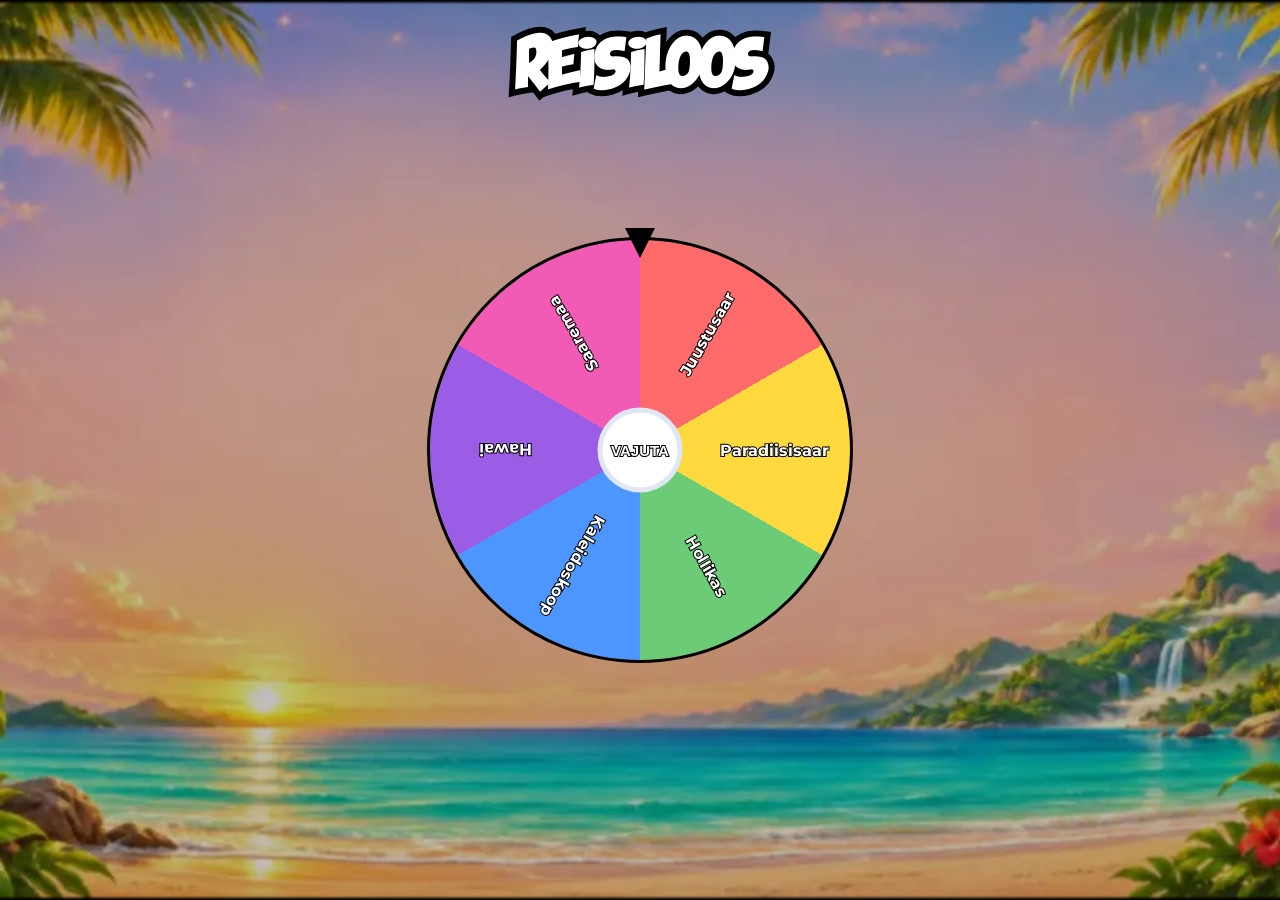
<file: index.html>
<!DOCTYPE html>
<html lang="en">
<head>
    <meta charset="UTF-8">
    <meta name="viewport" content="width=device-width, initial-scale=1.0">
    <title>Reisibüroo</title>
    <link rel="stylesheet" href="style.css">
    <script src="app.js" defer></script>
</head>
<body class="wheel-body">
    <main class="page">
        <h1 class="island-title">Reisiloos</h1>

        <div class="wheel-container">
            <div class="pointer"></div>

            <div class="wheel" id="wheel">
                <div class="option option-1">Juustusaar</div>
                <div class="option option-2">Paradiisisaar</div>
                <div class="option option-3">Hollikas</div>
                <div class="option option-4">Kaleidoskoop</div>
                <div class="option option-5">Hawai</div>
                <div class="option option-6">Saaremaa</div>
            </div>

            <button class="center-circle" id="spinButton">
                VAJUTA
            </button>
        </div>
    </main>
</body>
</html>
</file>
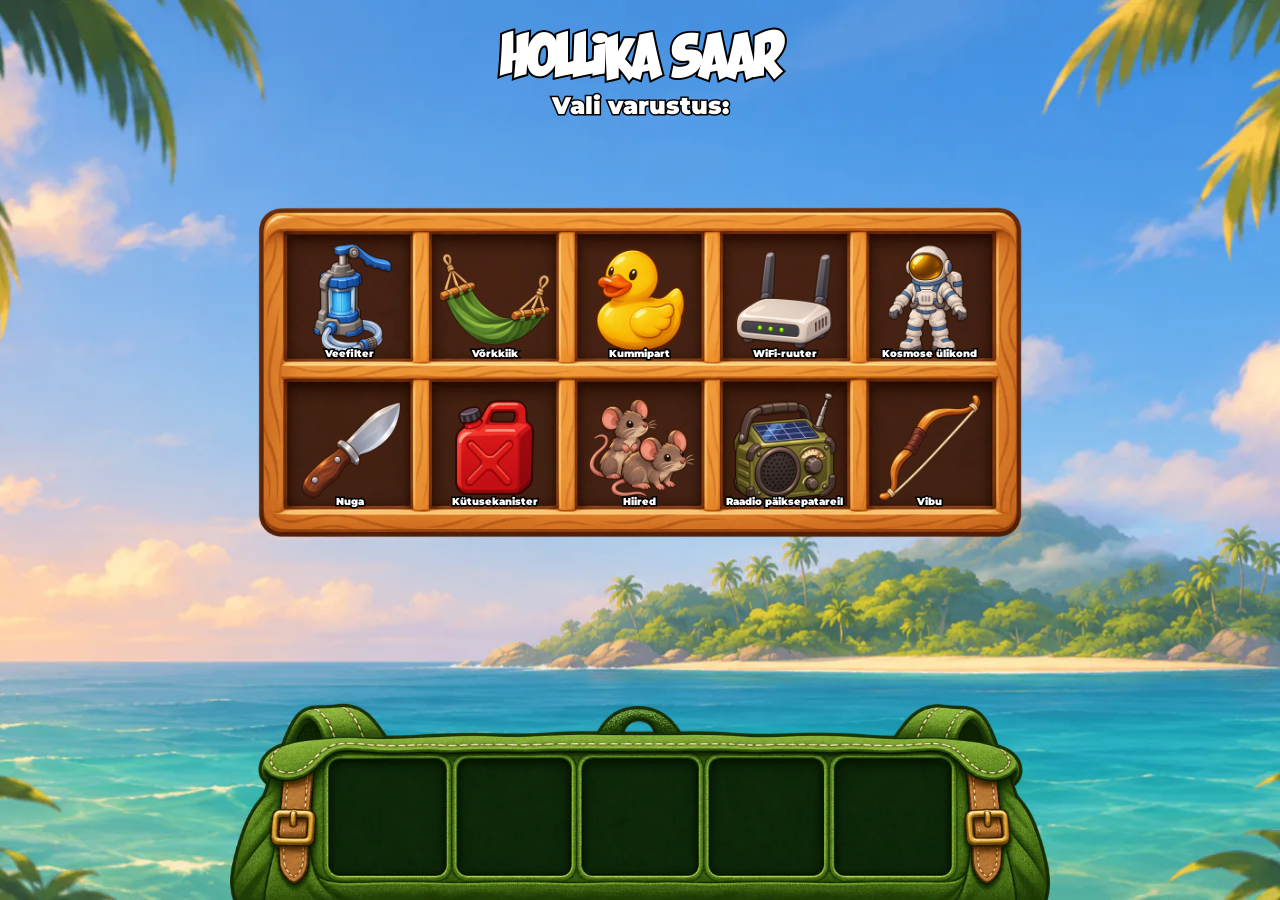
<file: backpack.html>
<!DOCTYPE html>
<html lang="et">
<head>
    <link rel="stylesheet" href="style.css">
    <meta charset="UTF-8">
    <meta name="viewport" content="width=device-width, initial-scale=1.0">
    <title>Vali varustus – Hollika saar</title>
    <script type="module" src="backpack.js"></script>
</head>
<body class="backpack-body">
    <header class="backpack-header">
        <h1 class="island-title">Hollika saar</h1>
        <p>Vali varustus:</p>
        <button class="backpack-next" type="button">
            <img src="img/NextButton.png" alt="Edasi" width="296" height="165">
        </button>
    </header>

    <main class="backpack-main">
        <section class="backpack-storage">
            <img class="backpack-storage-image" src="img/backpackStorage.webp" alt="" width="1864" height="844">
            <ul class="backpack-storage-slots">
                <li></li>
                <li></li>
                <li></li>
                <li></li>
                <li></li>
                <li></li>
                <li></li>
                <li></li>
                <li></li>
                <li></li>
            </ul>
        </section>
    </main>

    <footer class="backpack-hotbar">
        <ul class="backpack-container">
            <li></li>
            <li></li>
            <li></li>
            <li></li>
            <li></li>
        </ul>
    </footer>
</body>
</html>
</file>
<file: style.css>
@import url('https://fonts.googleapis.com/css2?family=Montserrat:wght@400;900&display=swap');

@font-face {
  font-family: 'Ka Blam';
  src: url('fonts/Ka Blam.ttf') format('truetype');
  font-display: swap;
}

body {
  margin: 0;
  font-family: 'Montserrat', sans-serif;
  color: #fff;
  text-align: center;
  -webkit-text-stroke: 2px #010101;
  paint-order: stroke fill;
}
.scene-hollikas {
  --desktop-image: url('img/hollikas.png');
  --mobile-image: url('img/hollikas-mobile.png');
}

.scene-juustusaar-koju {
  --desktop-image: url('img/juustusaar-koju.png');
  --mobile-image: url('img/juustusaar-koju-mobile.png');
}

.scene-juustusaar-kosmos {
  --desktop-image: url('img/juustusaar-kosmos.png');
  --mobile-image: url('img/juustusaar-kosmos-mobile.jpg');
}

.scene-paradiisisaar_dead {
  --desktop-image: url('img/paradiisisaar_dead-mobile.png');
  --mobile-image: url('img/paradiisisaar_dead-mobile.png');
}
.scene-juustusaar-surm {
  --desktop-image: url('img/juustusaar-surm.png');
  --mobile-image: url('img/juustusaar-surm-mobile.png');
}

.scene-paradiisisaar_dead {
  --desktop-image: url('img/paradiisisaar_dead-mobile.png');
  --mobile-image: url('img/paradiisisaar_dead-mobile.png');
}
.scene-paradiisisaar_alive {
  --desktop-image: url('img/paradiisisaar_alive.avif');
  --mobile-image: url('img/paradiisisaar_alive-mobile.avif');
}

.scene-kaleidoskoop {
  --desktop-image: url('img/kaleidoskoop.avif');
  --mobile-image: url('img/kaleidoskoop-mobile.avif');
}
.scene-paradiisisaar_dead {
  --desktop-image: url('img/paradiisisaar_dead-mobile.avif');
  --mobile-image: url('img/paradiisisaar_dead-mobile.avif');
}
.scene-hollikas {
  --desktop-image: url('img/hollikas.avif');
  --mobile-image: url('img/hollikas-mobile.avif');
}
.scene-hawaii {
  --desktop-image: url('img/hawaii-desktop.avif');
  --mobile-image: url('img/hawaii-mobile.avif');
}

.scene-scam {
  --desktop-image: url('img/scam.avif');
  --mobile-image: url('img/scam.avif');
}

.island-body {
  --active-image: var(--desktop-image);
  box-sizing: border-box;
  min-height: 100svh;
  padding: 20px;
  display: grid;
  grid-template-columns: repeat(12, minmax(0, 1fr));
  grid-template-rows: auto 1fr auto;
  gap: 20px;
  background-color: #142635;
  background-image: 
    linear-gradient(to bottom, transparent 50%, #000 100%),
    linear-gradient(to top, transparent 50%, rgba(0, 0, 0, 0.9) 100%),
    var(--active-image);
  background-size: cover;
  background-position: center;
}

.island-container,
.island-description {
  grid-column: 2 / span 10;
}

.island-container {
  --button-width: clamp(125px, 20vw, 270px);
  display: grid;
  grid-template-columns: var(--button-width) minmax(0, 1fr) var(--button-width);
  gap: 12px;
  align-items: center;
}

.island-title,
.island-description {
  margin: 0;
  overflow-wrap: anywhere;
}

.island-title {
  grid-column: 2;
  font-family: 'Ka Blam', sans-serif;
  font-size: clamp(2rem, 6vw, 4rem);
  font-weight: 400;
  text-transform: uppercase;
  -webkit-text-stroke: 12px #010101;
}

.island-button img {
  display: block;
  width: 100%;
  height: auto;
}

.island-button:hover {
  filter: brightness(1.1);
}

.island-description {
  grid-row: 3;
  padding-block: 20px;
  font-size: clamp(1.125rem, 2.5vw, 2rem);
  line-height: 1.4;
  font-weight: 900;
  -webkit-text-stroke: 6px #010101;
}

@media (max-width: 600px) {
  .island-body {
    --active-image: var(--mobile-image, var(--desktop-image));
    grid-template-columns: repeat(6, minmax(0, 1fr));
  }

  .island-container,
  .island-description {
    grid-column: 1 / -1;
  }

  .island-container {
    grid-template-columns: minmax(0, 1fr);
  }

  .island-button {
    max-width: 360px;
  }

  .island-title {
    grid-column: 1;
    grid-row: 2;
  }
}
.backpack-body {
  box-sizing: border-box;
  min-height: 100svh;
  display: grid;
  grid-template-rows: auto 1fr auto;
  gap: 12px;
  padding-top: clamp(16px, 2vw, 30px);
  background: #5ea8d8 url('img/backpackBackground.webp') center / cover no-repeat;
}

.backpack-header {
  position: relative;
  padding-inline: 12px;
  font-weight: 900;
}

.backpack-header h1 {
  margin: 0;
  font-size: clamp(24px, 4.5vw, 54px);
  line-height: 1.1;
  -webkit-text-stroke: 4px #010101;
}

.backpack-header p {
  margin: 6px 0 0;
  font-size: clamp(14px, 2vw, 24px);
  -webkit-text-stroke: 3px #010101;
}

.backpack-next,
.backpack-item {
  border: 0;
  background: none;
  cursor: pointer;
}

.backpack-next {
  position: absolute;
  top: 0;
  right: 16px;
  width: clamp(90px, 15vw, 165px);
  padding: 0;
}

.backpack-next img {
  display: block;
  width: 100%;
  height: auto;
}

.backpack-main {
  width: min(72%, 800px);
  min-width: 0;
  margin-inline: auto;
  align-self: center;
}

.backpack-storage {
  position: relative;
  aspect-ratio: 11 / 5;
}

.backpack-storage-image {
  position: absolute;
  top: 0;
  left: 0;
  width: 100%;
  height: auto;
}

.backpack-storage-slots,
.backpack-container {
  position: absolute;
  display: grid;
  grid-template-columns: repeat(5, minmax(0, 1fr));
  margin: 0;
  padding: 0;
  list-style: none;
}

.backpack-storage-slots {
  inset: 12% 6%;
  grid-template-rows: repeat(2, minmax(0, 1fr));
  column-gap: 3%;
  row-gap: 7%;
}

.backpack-storage-slots li,
.backpack-container li {
  min-width: 0;
  min-height: 0;
}

.backpack-item {
  position: relative;
  display: block;
  box-sizing: border-box;
  width: 100%;
  height: 100%;
  padding: 4px;
  font: inherit;
  color: #fff;
  container-type: inline-size;
}

.backpack-item-name {
  position: absolute;
  bottom: 3px;
  left: 3px;
  right: 3px;
  font-size: clamp(10px, 9cqw, 14px);
  font-weight: 900;
  line-height: 1.2;
  -webkit-text-stroke: 0.3em #000;
}

.backpack-item img {
  display: block;
  width: 100%;
  height: 100%;
  object-fit: contain;
}

.backpack-hotbar {
  position: sticky;
  bottom: 0;
  z-index: 1;
  width: min(75%, 820px);
  aspect-ratio: 3 / 1;
  margin-inline: auto;
  background: url('img/backpackHotbar.webp') center / 100% 100% no-repeat;
}

.backpack-container {
  inset: 48% 12% 9%;
  gap: 2%;
}

@media (max-width: 600px) {
  .backpack-header {
    display: flex;
    flex-direction: column;
  }

  /* Enlarge the artwork inside the hotbar without widening the page. */
  .backpack-hotbar {
    width: 100%;
    aspect-ratio: 13 / 5;
    background-size: 115% 100%;
  }

  .backpack-container {
    inset: 48% 6% 9%;
  }

  .backpack-next {
    position: static;
    order: -1;
    width: 105px;
    margin: 0 0 9px auto;
  }

  /* Rotate only the artwork; the item grid stays upright. */
  .backpack-storage {
    aspect-ratio: 5 / 11;
  }

  .backpack-storage-image {
    top: 50%;
    left: 50%;
    width: 220%;
    transform: translate(-50%, -50%) rotate(90deg);
  }

  .backpack-storage-slots {
    inset: 6% 12%;
    grid-template-columns: repeat(2, minmax(0, 1fr));
    grid-template-rows: repeat(5, minmax(0, 1fr));
    column-gap: 7%;
    row-gap: 3%;
  }
}
.wheel-body {
  box-sizing: border-box;
  min-height: 100svh;
  display: grid;
  grid-template-rows: auto 1fr auto;
  gap: 12px;
  padding-top: clamp(16px, 2vw, 30px);
  background: #5ea8d8 url('img/luckywheelBackground.webp') center / cover no-repeat;
}


.page-title {
    margin: 30px 0 0;
    padding: 0 2px;
    background-color: white;
    font-size: 18px;
    line-height: 22px;
    font-weight: 400;
}

.wheel-container {
    --size: min(420px, 90vw);
    position: absolute;
    top: 50%;
    left: 50%;
    width: var(--size);
    height: var(--size);
    transform: translate(-50%, -50%);
}


.wheel {
    position: absolute;
    width: 100%;
    height: 100%;
    border-radius: 50%;
    overflow: hidden;
    background: conic-gradient(
        #ff6b6b 0deg 60deg,
        #ffd93d 60deg 120deg,
        #6bcb77 120deg 180deg,
        #4d96ff 180deg 240deg,
        #9b5de5 240deg 300deg,
        #f15bb5 300deg 360deg
    );

    transition: transform 5s cubic-bezier(0.15, 0.8, 0.15, 1);
}


.option {
    position: absolute;
    width: 50%;
    height: 50%;
    left: 50%;
    top: 0;
    transform-origin: bottom left;
    display: flex;
    justify-content: center;
    align-items: center;
    font-size: 16px;
    font-weight: bold;
    color: white;
}


.option-1 {
    transform: rotate(30deg);
}

.option-2 {
    transform: rotate(90deg);
}

.option-3 {
    transform: rotate(150deg);
}

.option-4 {
    transform: rotate(210deg);
}

.option-5 {
    transform: rotate(270deg);
}

.option-6 {
    transform: rotate(330deg);
}


.center-circle {
    position: absolute;
    width: 85px;
    height: 85px;
    top: 50%;
    left: 50%;
    transform: translate(-50%, -50%);
    border-radius: 50%;
    border: 5px solid #dfe7f5;
    background-color: white;
    color: white;
    font-size: 15px;
    font-weight: bold;
    cursor: pointer;
    z-index: 5;
}


.pointer {
    position: absolute;
    top: -12px;
    left: 50%;
    transform: translateX(-50%);
    width: 0;
    height: 0;
    border-left: 15px solid transparent;
    border-right: 15px solid transparent;
    border-top: 30px solid black;
    z-index: 10;
}

.center-circle:hover {
    background-color: #eeeeee;
}

.center-circle:disabled {
    cursor: not-allowed;
}

@media (max-width: 480px) {
    .wheel-container {
        width: min(300px, 80vw);
        height: min(300px, 80vw);
    }
}
.option {
    position: absolute;
    top: 50%;
    left: 50%;
    width: 50%;       
    height: 0;
    transform-origin: 0 50%; 
    display: flex;
    justify-content: flex-end;
    align-items: center;
    padding-right: 18px;
    font-size: 16px;
    font-weight: bold;
    color: white;
    white-space: nowrap;
}

.result {
    position: absolute;
    bottom: 40px;
    left: 0;
    right: 0;
    margin: 0;
    text-align: center;
    font-size: 20px;
    font-weight: 600;
}


.option-1 { transform: rotate(-60deg); }
.option-2 { transform: rotate(0deg); }
.option-3 { transform: rotate(60deg); }
.option-4 { transform: rotate(120deg); }
.option-5 { transform: rotate(180deg); }
.option-6 { transform: rotate(240deg); }.wheel-body {
  box-sizing: border-box;
  min-height: 100svh;
  display: grid;
  grid-template-rows: auto 1fr auto;
  gap: 12px;
  padding-top: clamp(16px, 2vw, 30px);
  background: #030303 url('img/luckywheelBackground.webp') center / cover no-repeat;
}


.page-title {
    margin: 30px 0 0;
    padding: 0 2px;
    background-color: white;
    font-size: 18px;
    line-height: 22px;
    font-weight: 400;
}

.wheel-container {
    --size: min(420px, 90vw);
    position: absolute;
    top: 50%;
    left: 50%;
    width: var(--size);
    height: var(--size);
    transform: translate(-50%, -50%);
}


.wheel {
    position: absolute;
    width: 100%;
    height: 100%;
    container-type: inline-size;
    border-radius: 50%;
    outline: 3px solid #010101;
    overflow: hidden;
    background: conic-gradient(
        #ff6b6b 0deg 60deg,
        #ffd93d 60deg 120deg,
        #6bcb77 120deg 180deg,
        #4d96ff 180deg 240deg,
        #9b5de5 240deg 300deg,
        #f15bb5 300deg 360deg
    );

    transition: transform 5s cubic-bezier(0.15, 0.8, 0.15, 1);
}


.option {
    position: absolute;
    box-sizing: border-box;
    width: 50%;
    height: 0;
    left: 50%;
    top: 50%;
    transform-origin: 0 50%;
    display: flex;
    justify-content: center;
    align-items: center;
    padding: 0 4% 0 18%;
    font-size: clamp(9px, 3.8cqw, 16px);
    font-weight: bold;
    color: white;
    white-space: nowrap;
}


.option-1 {
    transform: rotate(-60deg);
}

.option-2 {
    transform: rotate(0deg);
}

.option-3 {
    transform: rotate(60deg);
}

.option-4 {
    transform: rotate(120deg);
}

.option-5 {
    transform: rotate(180deg);
}

.option-6 {
    transform: rotate(240deg);
}


.center-circle {
    position: absolute;
    width: 85px;
    height: 85px;
    top: 50%;
    left: 50%;
    transform: translate(-50%, -50%);
    border-radius: 50%;
    border: 5px solid #dfe7f5;
    background-color: white;
    color: white;
    font-size: 15px;
    font-weight: bold;
    cursor: pointer;
    z-index: 5;
}


.pointer {
    position: absolute;
    top: -12px;
    left: 50%;
    transform: translateX(-50%);
    width: 0;
    height: 0;
    border-left: 15px solid transparent;
    border-right: 15px solid transparent;
    border-top: 30px solid black;
    z-index: 10;
}

.center-circle:hover {
    background-color: #eeeeee;
}

.center-circle:disabled {
    cursor: not-allowed;
}

@media (max-width: 480px) {
    .wheel-container {
        width: min(300px, 80vw);
        height: min(300px, 80vw);
    }
}
.result {
    position: absolute;
    bottom: 40px;
    left: 0;
    right: 0;
    margin: 0;
    text-align: center;
    font-size: 20px;
    font-weight: 600;
}
</file>
